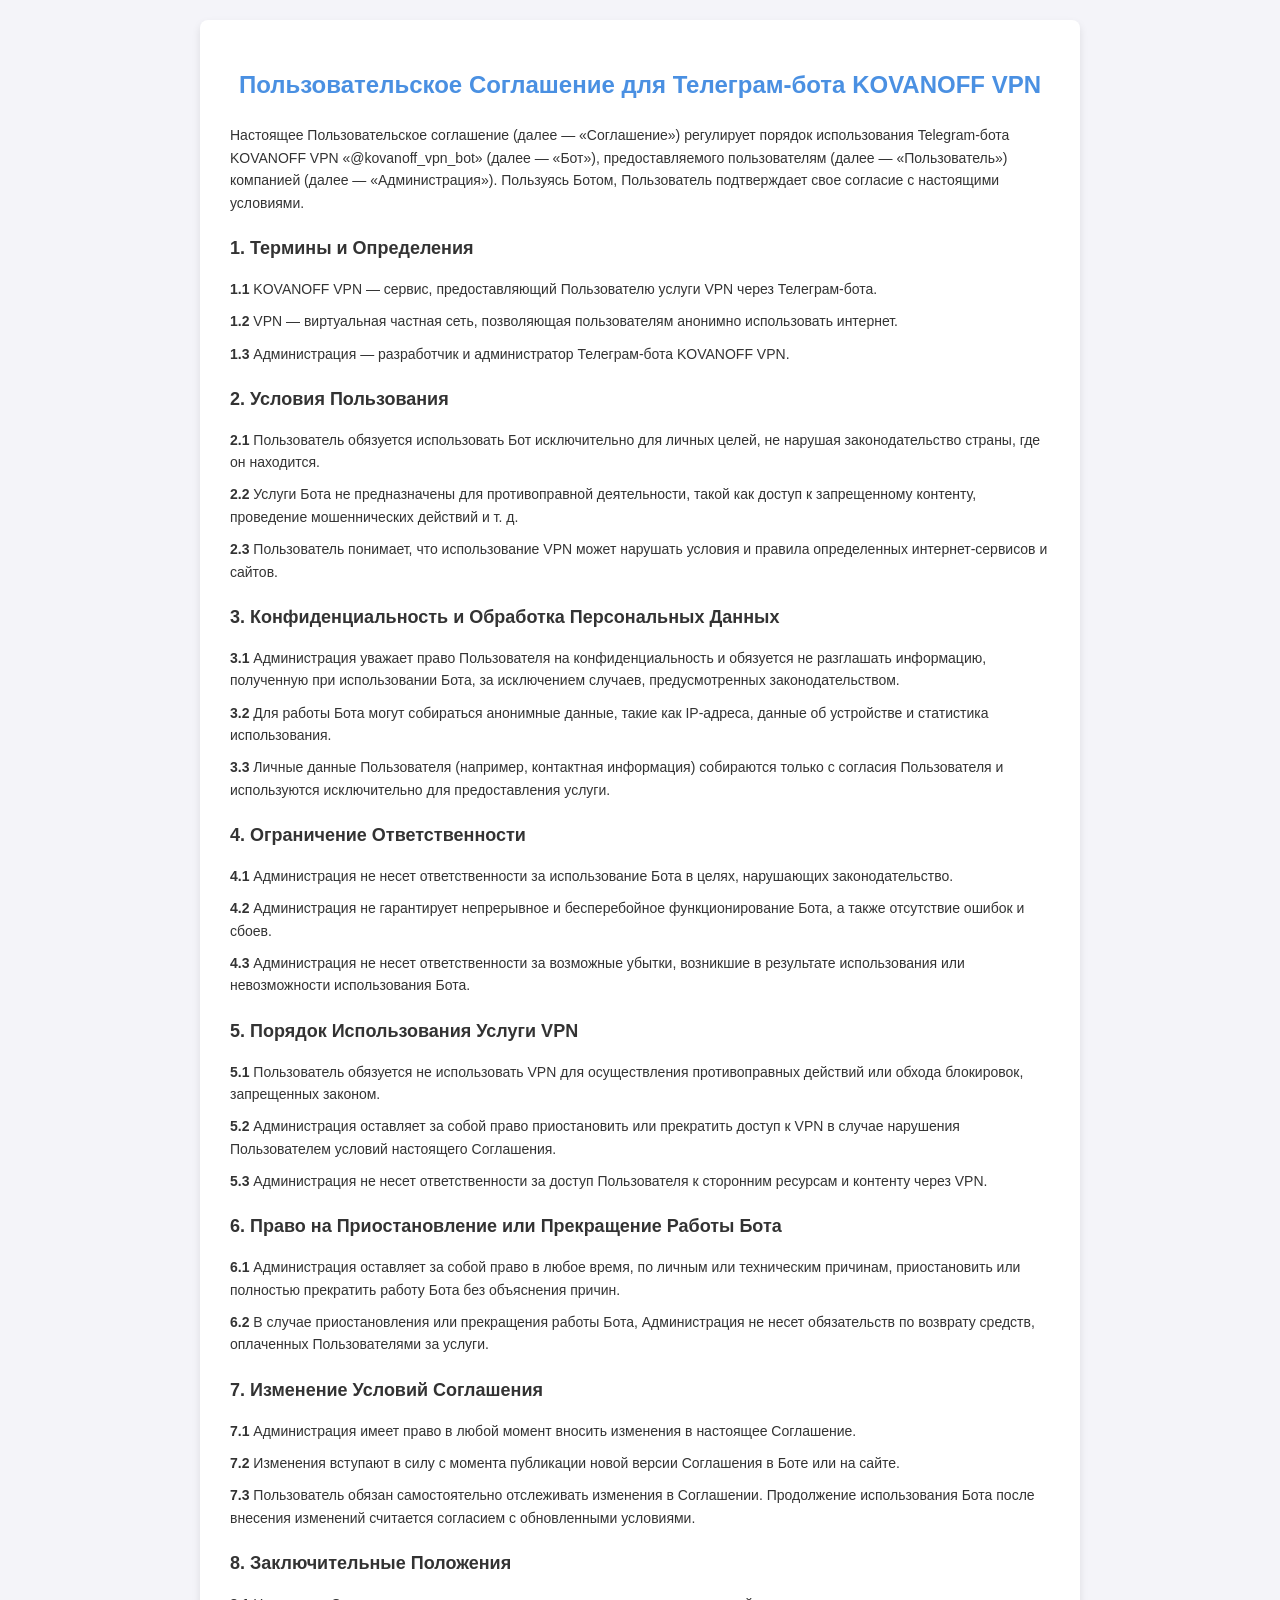
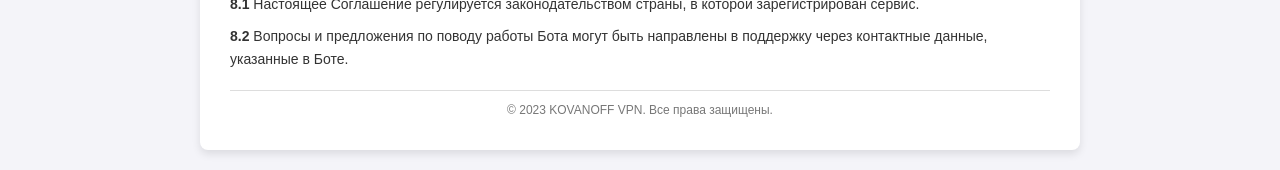
<file: user_agreement/agreement.html>
<!DOCTYPE html>
<html lang="ru">
<head>
    <meta charset="UTF-8">
    <meta name="viewport" content="width=device-width, initial-scale=1.0">
    <title>Пользовательское соглашение KOVANOFF VPN</title>
    <style>
        body {
            font-family: Arial, sans-serif;
            background-color: #f4f4f9;
            color: #333;
            line-height: 1.6;
            margin: 0;
            padding: 0;
            display: flex;
            justify-content: center;
            align-items: center;
            min-height: 100vh;
        }

        .container {
            max-width: 820px;
            background-color: #fff;
            padding: 30px;
            box-shadow: 0 4px 8px rgba(0, 0, 0, 0.1);
            border-radius: 8px;
            margin: 20px;
        }

        h1, h2 {
            color: #333;
        }

        h1 {
            font-size: 24px;
            text-align: center;
            margin-bottom: 20px;
            color: #4a90e2;
        }

        h2 {
            font-size: 18px;
            margin-top: 20px;
        }

        p, li {
            font-size: 14px;
            margin: 10px 0;
        }

        ul {
            padding-left: 20px;
        }

        .section-title {
            font-weight: bold;
            color: #333;
            margin: 15px 0 5px;
        }

        .footer {
            text-align: center;
            font-size: 12px;
            color: #777;
            margin-top: 20px;
            border-top: 1px solid #ddd;
            padding-top: 10px;
        }

        @media (max-width: 600px) {
            .container {
                padding: 15px;
            }

            h1 {
                font-size: 20px;
            }

            h2 {
                font-size: 16px;
            }

            p, li {
                font-size: 13px;
            }
        }
    </style>
</head>
<body>
<div class="container">
    <h1>Пользовательское Соглашение для Телеграм-бота KOVANOFF VPN</h1>

    <p>Настоящее Пользовательское соглашение (далее — «Соглашение») регулирует порядок использования Telegram-бота
        KOVANOFF VPN «@kovanoff_vpn_bot» (далее — «Бот»), предоставляемого пользователям (далее — «Пользователь») компанией (далее —
        «Администрация»). Пользуясь Ботом, Пользователь подтверждает свое согласие с настоящими условиями.</p>

    <h2>1. Термины и Определения</h2>
    <p><strong>1.1</strong> KOVANOFF VPN — сервис, предоставляющий Пользователю услуги VPN через Телеграм-бота.</p>
    <p><strong>1.2</strong> VPN — виртуальная частная сеть, позволяющая пользователям анонимно использовать интернет.
    </p>
    <p><strong>1.3</strong> Администрация — разработчик и администратор Телеграм-бота KOVANOFF VPN.</p>

    <h2>2. Условия Пользования</h2>
    <p><strong>2.1</strong> Пользователь обязуется использовать Бот исключительно для личных целей, не нарушая
        законодательство страны, где он находится.</p>
    <p><strong>2.2</strong> Услуги Бота не предназначены для противоправной деятельности, такой как доступ к
        запрещенному контенту, проведение мошеннических действий и т. д.</p>
    <p><strong>2.3</strong> Пользователь понимает, что использование VPN может нарушать условия и правила определенных
        интернет-сервисов и сайтов.</p>

    <h2>3. Конфиденциальность и Обработка Персональных Данных</h2>
    <p><strong>3.1</strong> Администрация уважает право Пользователя на конфиденциальность и обязуется не разглашать
        информацию, полученную при использовании Бота, за исключением случаев, предусмотренных законодательством.</p>
    <p><strong>3.2</strong> Для работы Бота могут собираться анонимные данные, такие как IP-адреса, данные об устройстве
        и статистика использования.</p>
    <p><strong>3.3</strong> Личные данные Пользователя (например, контактная информация) собираются только с согласия
        Пользователя и используются исключительно для предоставления услуги.</p>

    <h2>4. Ограничение Ответственности</h2>
    <p><strong>4.1</strong> Администрация не несет ответственности за использование Бота в целях, нарушающих
        законодательство.</p>
    <p><strong>4.2</strong> Администрация не гарантирует непрерывное и бесперебойное функционирование Бота, а также
        отсутствие ошибок и сбоев.</p>
    <p><strong>4.3</strong> Администрация не несет ответственности за возможные убытки, возникшие в результате
        использования или невозможности использования Бота.</p>

    <h2>5. Порядок Использования Услуги VPN</h2>
    <p><strong>5.1</strong> Пользователь обязуется не использовать VPN для осуществления противоправных действий или
        обхода блокировок, запрещенных законом.</p>
    <p><strong>5.2</strong> Администрация оставляет за собой право приостановить или прекратить доступ к VPN в случае
        нарушения Пользователем условий настоящего Соглашения.</p>
    <p><strong>5.3</strong> Администрация не несет ответственности за доступ Пользователя к сторонним ресурсам и
        контенту через VPN.</p>

    <h2>6. Право на Приостановление или Прекращение Работы Бота</h2>
    <p><strong>6.1</strong> Администрация оставляет за собой право в любое время, по личным или техническим причинам,
        приостановить или полностью прекратить работу Бота без объяснения причин.</p>
    <p><strong>6.2</strong> В случае приостановления или прекращения работы Бота, Администрация не несет обязательств по
        возврату средств, оплаченных Пользователями за услуги.</p>

    <h2>7. Изменение Условий Соглашения</h2>
    <p><strong>7.1</strong> Администрация имеет право в любой момент вносить изменения в настоящее Соглашение.</p>
    <p><strong>7.2</strong> Изменения вступают в силу с момента публикации новой версии Соглашения в Боте или на сайте.
    </p>
    <p><strong>7.3</strong> Пользователь обязан самостоятельно отслеживать изменения в Соглашении. Продолжение
        использования Бота после внесения изменений считается согласием с обновленными условиями.</p>

    <h2>8. Заключительные Положения</h2>
    <p><strong>8.1</strong> Настоящее Соглашение регулируется законодательством страны, в которой зарегистрирован
        сервис.</p>
    <p><strong>8.2</strong> Вопросы и предложения по поводу работы Бота могут быть направлены в поддержку через
        контактные данные, указанные в Боте.</p>

    <div class="footer">
        © 2023 KOVANOFF VPN. Все права защищены.
    </div>
</div>
</body>
</html>
</file>
